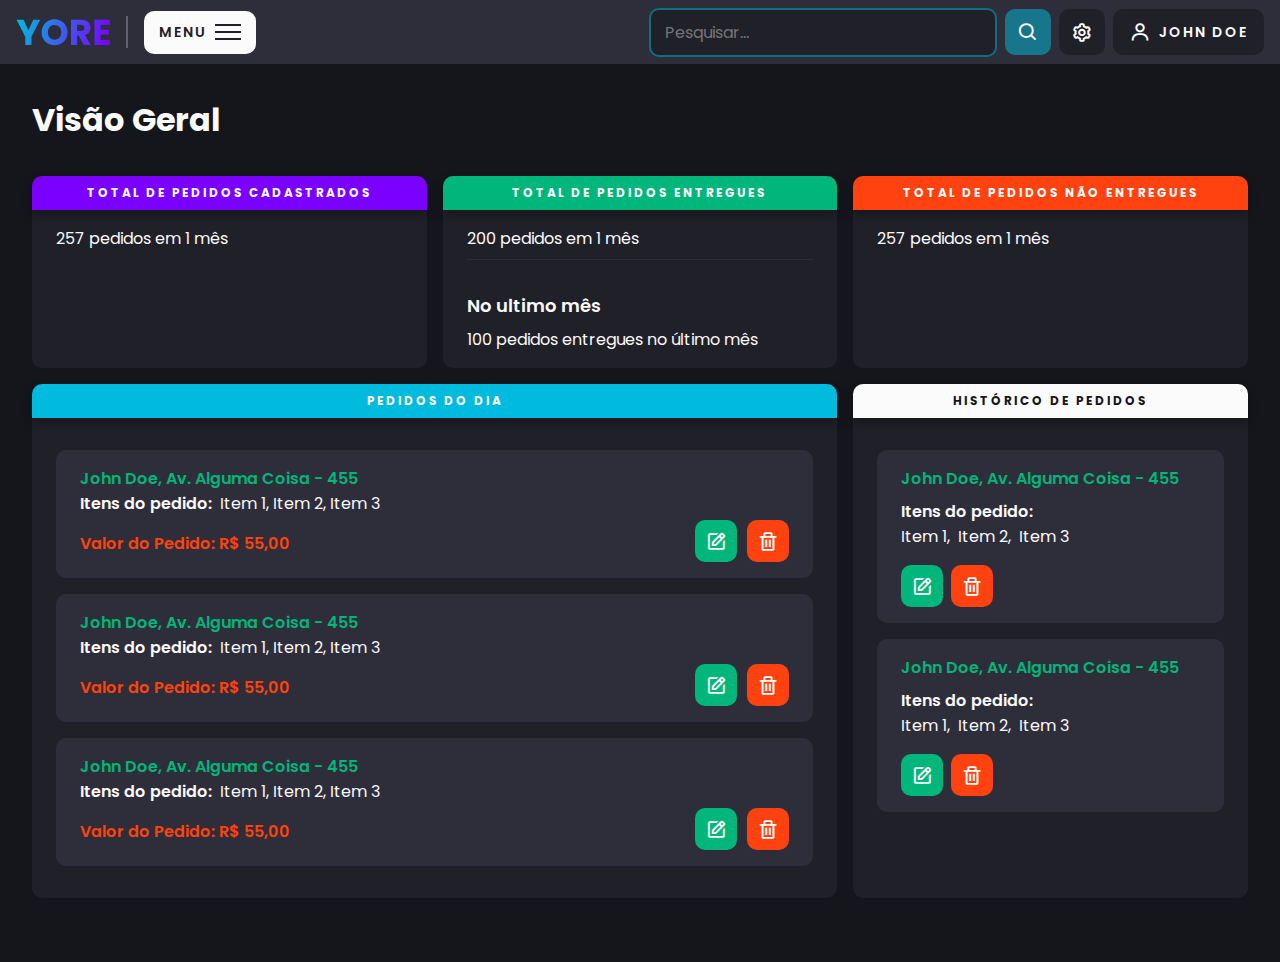
<file: index.html>
<!DOCTYPE html>
<html lang="en">

<head>
    <meta charset="UTF-8">
    <meta name="viewport" content="width=device-width, initial-scale=1.0">
    <link rel="stylesheet" href="./css/styles.css">
    <title>YORE - Área de controle</title>
</head>

<body>
    <main class="main" id="screen">
        <section class="navigation">
            <nav class="navbar">
                <div class="navbar-brand">
                    <div class="logo"><img src="/src/assets/YORE.svg" alt=""></div>
                    <div class="divider"></div>
                    <div class="navbar-toggle" onclick="openNav()">
                        <span>Menu</span>
                        <div class="toggle">
                            <div></div>
                            <div></div>
                            <div></div>
                        </div>
                    </div>
                </div>
                <div class="menu">
                    <div class="menu-options">
                        <form class="form" action="">
                            <input class="input" type="text" placeholder="Pesquisar...">
                            <a class="btn btn-search" href="#"><i class='bx bx-search'></i></a>
                        </form>
                        <div class="options">
                            <a class="btn btn-cog" href="#"><i class='bx bx-cog'></i></a>
                            <a class="btn btn-user" href="#">
                                <i class='bx bx-user'></i>
                                <span class="username">John Doe</span>
                            </a>
                        </div>
                    </div>
                    <div id="openSidenav" class="sidenav">
                        <a href="javascript:void(0)" class="btn-close" onclick="closeNav()">
                            <span>Fechar</span>
                            <i class='bx bx-plus'></i>
                        </a>
                        <div class="menu-toggler">
                            <a href="/index.html"><i class='bx bx-home'></i>Início</a>
                            <a href="/register-orders.html"><i class='bx bx-package'></i>Cadastrar Pedidos</a>
                            <a href="/orders-area.html"><i class='bx bx-cart-alt'></i>Area dos Pedidos</a>
                            <a href="#"><i class='bx bx-cog'></i>Configurações</a>
                            <a href="/signin.html"><i class='bx bx-log-out-circle'></i>Sair</a>
                        </div>
                    </div>
                </div>
            </nav>
        </section>
        <section class="panel">
            <div class="panel-title">
                <h1 class="title">Visão Geral</h1>
            </div>
            <div class="panel-cards">
                <div class="card card-1 bg-card">
                    <div class="card-header bg-purple">
                        <p class="card-title">Total de pedidos cadastrados</p>
                    </div>
                    <div class="card-body">
                        <p class="card-text">257 pedidos em 1 mês</p>
                    </div>
                    <div class="card-footer"></div>
                </div>
                <div class="card card-2 bg-card">
                    <div class="card-header bg-green">
                        <p class="card-title">Total de pedidos entregues</p>
                    </div>
                    <div class="card-body">
                        <p class="card-text">200 pedidos em 1 mês</p>
                        <div class="divider"></div>
                        <h5>No ultimo mês</h5>
                        <p class="card-text">100 pedidos entregues no último mês</p>
                    </div>
                    <div class="card-footer"></div>
                </div>
                <div class="card card-3 bg-card">
                    <div class="card-header bg-red">
                        <p class="card-title">Total de pedidos não entregues</p>
                    </div>
                    <div class="card-body">
                        <p class="card-text">257 pedidos em 1 mês</p>
                    </div>
                    <div class="card-footer"></div>
                </div>
                <div class="card card-4 bg-card">
                    <div class="card-header bg-blue">
                        <p class="card-title">Pedidos do dia</p>
                    </div>
                    <div class="card-body">
                        <ul class="requests">
                            <li class="request-item">
                                <p class="item-name">John Doe, Av. Alguma Coisa - 455</p>
                                <ul class="item-info">
                                    <p>Itens do pedido:</p>
                                    <li>Item 1,</li>
                                    <li>Item 2,</li>
                                    <li>Item 3</li>
                                </ul>
                                <div class="item-option">
                                    <p class="item-price">Valor do Pedido: R$ 55,00</p>
                                    <div class="options">
                                        <a class="btn-edit bg-green" href="#"><i class='bx bx-edit'></i></a>
                                        <a class="btn-trash bg-red" href="#"><i class='bx bx-trash'></i></a>
                                    </div>
                                </div>
                            </li>
                        </ul>
                        <ul class="requests">
                            <li class="request-item">
                                <p class="item-name">John Doe, Av. Alguma Coisa - 455</p>
                                <ul class="item-info">
                                    <p>Itens do pedido:</p>
                                    <li>Item 1,</li>
                                    <li>Item 2,</li>
                                    <li>Item 3</li>
                                </ul>
                                <div class="item-option">
                                    <p class="item-price">Valor do Pedido: R$ 55,00</p>
                                    <div class="options">
                                        <a class="btn-edit bg-green" href="#"><i class='bx bx-edit'></i></a>
                                        <a class="btn-trash bg-red" href="#"><i class='bx bx-trash'></i></a>
                                    </div>
                                </div>
                            </li>
                        </ul>
                        <ul class="requests">
                            <li class="request-item">
                                <p class="item-name">John Doe, Av. Alguma Coisa - 455</p>
                                <ul class="item-info">
                                    <p>Itens do pedido:</p>
                                    <li>Item 1,</li>
                                    <li>Item 2,</li>
                                    <li>Item 3</li>
                                </ul>
                                <div class="item-option">
                                    <p class="item-price">Valor do Pedido: R$ 55,00</p>
                                    <div class="options">
                                        <a class="btn-edit bg-green" href="#"><i class='bx bx-edit'></i></a>
                                        <a class="btn-trash bg-red" href="#"><i class='bx bx-trash'></i></a>
                                    </div>
                                </div>
                            </li>
                        </ul>
                    </div>
                    <div class="card-footer"></div>
                </div>
                <div class="card card-5 bg-card">
                    <div class="card-header bg-light">
                        <p class="card-title">Histórico de Pedidos</p>
                    </div>
                    <div class="card-body">
                        <ul class="historic-requests">
                            <li class="historic-request-item">
                                <p class="item-name">John Doe, Av. Alguma Coisa - 455</p>
                                <ul class="item-info">
                                    <p>Itens do pedido:</p>
                                    <div class="item">
                                        <li>Item 1,</li>
                                        <li>Item 2,</li>
                                        <li>Item 3</li>
                                    </div>
                                </ul>
                                <div class="historic-item-option">
                                    <div class="options">
                                        <a class="btn-edit bg-green" href="#"><i class='bx bx-edit'></i></a>
                                        <a class="btn-trash bg-red" href="#"><i class='bx bx-trash'></i></a>
                                    </div>
                                </div>
                            </li>
                        </ul>
                        <ul class="historic-requests">
                            <li class="historic-request-item">
                                <p class="item-name">John Doe, Av. Alguma Coisa - 455</p>
                                <ul class="item-info">
                                    <p>Itens do pedido:</p>
                                    <div class="item">
                                        <li>Item 1,</li>
                                        <li>Item 2,</li>
                                        <li>Item 3</li>
                                    </div>
                                </ul>
                                <div class="historic-item-option">
                                    <div class="options">
                                        <a class="btn-edit bg-green" href="#"><i class='bx bx-edit'></i></a>
                                        <a class="btn-trash bg-red" href="#"><i class='bx bx-trash'></i></a>
                                    </div>
                                </div>
                            </li>
                        </ul>
                    </div>
                    <div class="card-footer"></div>
                </div>
            </div>
        </section>
    </main>
</body>
<script src="/js/sidenav.js"></script>

</html>
</file>
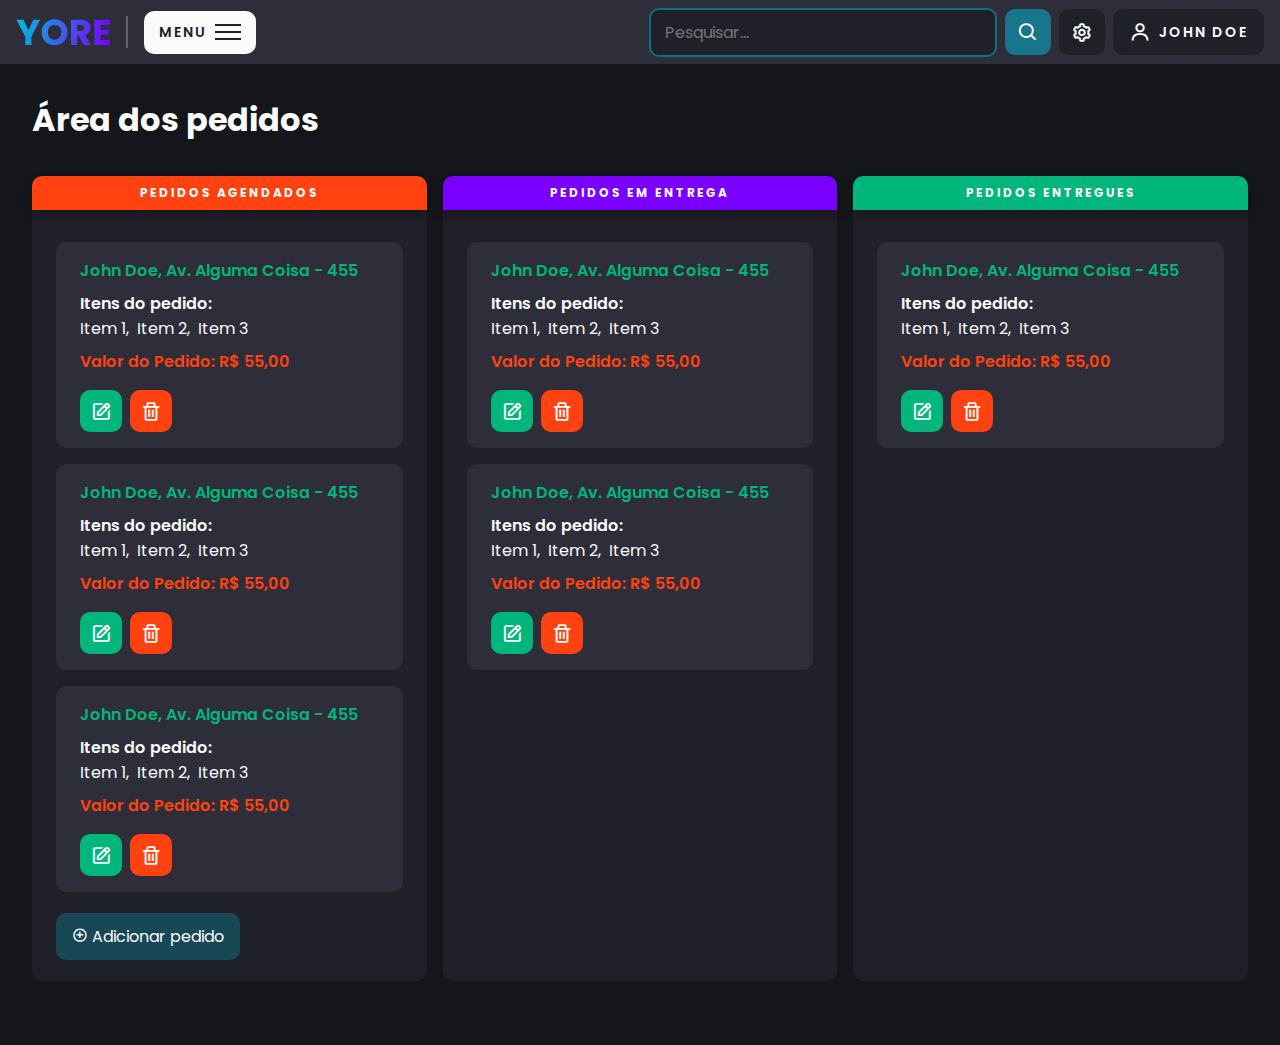
<file: orders-area.html>
<!DOCTYPE html>
<html lang="en">

<head>
    <meta charset="UTF-8">
    <meta name="viewport" content="width=device-width, initial-scale=1.0">
    <link rel="stylesheet" href="./css/styles.css">
    <title>YORE - Controle de pedidos</title>
</head>

<body>
    <main class="main" id="screen">
        <section class="navigation">
            <nav class="navbar">
                <div class="navbar-brand">
                    <div class="logo"><img src="/src/assets/YORE.svg" alt=""></div>
                    <div class="divider"></div>
                    <div class="navbar-toggle" onclick="openNav()">
                        <span>Menu</span>
                        <div class="toggle">
                            <div></div>
                            <div></div>
                            <div></div>
                        </div>
                    </div>
                </div>
                <div class="menu">
                    <div class="menu-options">
                        <form class="form" action="">
                            <input class="input" type="text" placeholder="Pesquisar...">
                            <a class="btn btn-search" href="#"><i class='bx bx-search'></i></a>
                        </form>
                        <div class="options">
                            <a class="btn btn-cog" href="#"><i class='bx bx-cog'></i></a>
                            <a class="btn btn-user" href="#">
                                <i class='bx bx-user'></i>
                                <span class="username">John Doe</span>
                            </a>
                        </div>
                    </div>
                    <div id="openSidenav" class="sidenav">
                        <a href="javascript:void(0)" class="btn-close" onclick="closeNav()">
                            <span>Fechar</span>
                            <i class='bx bx-plus'></i>
                        </a>
                        <div class="menu-toggler">
                            <a href="/index.html"><i class='bx bx-home'></i>Início</a>
                            <a href="/register-orders.html"><i class='bx bx-package'></i>Cadastrar Pedidos</a>
                            <a href="/orders-area.html"><i class='bx bx-cart-alt'></i>Area dos Pedidos</a>
                            <a href="#"><i class='bx bx-cog'></i>Configurações</a>
                            <a href="/signin.html"><i class='bx bx-log-out-circle'></i>Sair</a>
                        </div>
                    </div>
                </div>
            </nav>
        </section>
        <section class="panel">
            <div class="panel-title">
                <h1 class="title">Área dos pedidos</h1>
            </div>
            <div class="task-panel-cards">
                <div class="card bg-card">
                    <div class="card-header bg-red">
                        <p class="card-title">Pedidos agendados</p>
                    </div>
                    <div class="card-body">
                        <ul class="historic-requests">
                            <li class="historic-request-item">
                                <p class="item-name">John Doe, Av. Alguma Coisa - 455</p>
                                <ul class="item-info task-info">
                                    <p>Itens do pedido:</p>
                                    <div class="item">
                                        <li>Item 1,</li>
                                        <li>Item 2,</li>
                                        <li>Item 3</li>
                                    </div>
                                    <p class="item-price">Valor do Pedido: R$ 55,00</p>
                                </ul>
                                <div class="historic-item-option">
                                    <div class="options">
                                        <a class="btn-edit bg-green" href="#"><i class='bx bx-edit'></i></a>
                                        <a class="btn-trash bg-red" href="#"><i class='bx bx-trash'></i></a>
                                    </div>
                                </div>
                            </li>
                        </ul>
                        <ul class="historic-requests">
                            <li class="historic-request-item">
                                <p class="item-name">John Doe, Av. Alguma Coisa - 455</p>
                                <ul class="item-info task-info">
                                    <p>Itens do pedido:</p>
                                    <div class="item">
                                        <li>Item 1,</li>
                                        <li>Item 2,</li>
                                        <li>Item 3</li>
                                    </div>
                                    <p class="item-price">Valor do Pedido: R$ 55,00</p>
                                </ul>
                                <div class="historic-item-option">
                                    <div class="options">
                                        <a class="btn-edit bg-green" href="#"><i class='bx bx-edit'></i></a>
                                        <a class="btn-trash bg-red" href="#"><i class='bx bx-trash'></i></a>
                                    </div>
                                </div>
                            </li>
                        </ul>
                        <ul class="historic-requests">
                            <li class="historic-request-item">
                                <p class="item-name">John Doe, Av. Alguma Coisa - 455</p>
                                <ul class="item-info task-info">
                                    <p>Itens do pedido:</p>
                                    <div class="item">
                                        <li>Item 1,</li>
                                        <li>Item 2,</li>
                                        <li>Item 3</li>
                                    </div>
                                    <p class="item-price">Valor do Pedido: R$ 55,00</p>
                                </ul>
                                <div class="historic-item-option">
                                    <div class="options">
                                        <a class="btn-edit bg-green" href="#"><i class='bx bx-edit'></i></a>
                                        <a class="btn-trash bg-red" href="#"><i class='bx bx-trash'></i></a>
                                    </div>
                                </div>
                            </li>
                        </ul>
                        <div class="action">
                            <a href="#" class="btn-add-pedido">
                                <i class='bx bx-plus-circle'></i> <span>Adicionar pedido</span>
                            </a>
                        </div>
                    </div>
                </div>
                <div class="card bg-card">
                    <div class="card-header bg-purple">
                        <p class="card-title">Pedidos em entrega</p>
                    </div>
                    <div class="card-body">
                        <ul class="historic-requests">
                            <li class="historic-request-item">
                                <p class="item-name">John Doe, Av. Alguma Coisa - 455</p>
                                <ul class="item-info task-info">
                                    <p>Itens do pedido:</p>
                                    <div class="item">
                                        <li>Item 1,</li>
                                        <li>Item 2,</li>
                                        <li>Item 3</li>
                                    </div>
                                    <p class="item-price">Valor do Pedido: R$ 55,00</p>
                                </ul>
                                <div class="historic-item-option">
                                    <div class="options">
                                        <a class="btn-edit bg-green" href="#"><i class='bx bx-edit'></i></a>
                                        <a class="btn-trash bg-red" href="#"><i class='bx bx-trash'></i></a>
                                    </div>
                                </div>
                            </li>
                        </ul>
                        <ul class="historic-requests">
                            <li class="historic-request-item">
                                <p class="item-name">John Doe, Av. Alguma Coisa - 455</p>
                                <ul class="item-info task-info">
                                    <p>Itens do pedido:</p>
                                    <div class="item">
                                        <li>Item 1,</li>
                                        <li>Item 2,</li>
                                        <li>Item 3</li>
                                    </div>
                                    <p class="item-price">Valor do Pedido: R$ 55,00</p>
                                </ul>
                                <div class="historic-item-option">
                                    <div class="options">
                                        <a class="btn-edit bg-green" href="#"><i class='bx bx-edit'></i></a>
                                        <a class="btn-trash bg-red" href="#"><i class='bx bx-trash'></i></a>
                                    </div>
                                </div>
                            </li>
                        </ul>
                    </div>
                </div>
                <div class="card bg-card">
                    <div class="card-header bg-green">
                        <p class="card-title">Pedidos entregues</p>
                    </div>
                    <div class="card-body">
                        <ul class="historic-requests">
                            <li class="historic-request-item">
                                <p class="item-name">John Doe, Av. Alguma Coisa - 455</p>
                                <ul class="item-info task-info">
                                    <p>Itens do pedido:</p>
                                    <div class="item">
                                        <li>Item 1,</li>
                                        <li>Item 2,</li>
                                        <li>Item 3</li>
                                    </div>
                                    <p class="item-price">Valor do Pedido: R$ 55,00</p>
                                </ul>
                                <div class="historic-item-option">
                                    <div class="options">
                                        <a class="btn-edit bg-green" href="#"><i class='bx bx-edit'></i></a>
                                        <a class="btn-trash bg-red" href="#"><i class='bx bx-trash'></i></a>
                                    </div>
                                </div>
                            </li>
                        </ul>
                    </div>
                </div>
            </div>
        </section>
    </main>
</body>
<script src="/js/sidenav.js"></script>

</html>
</file>
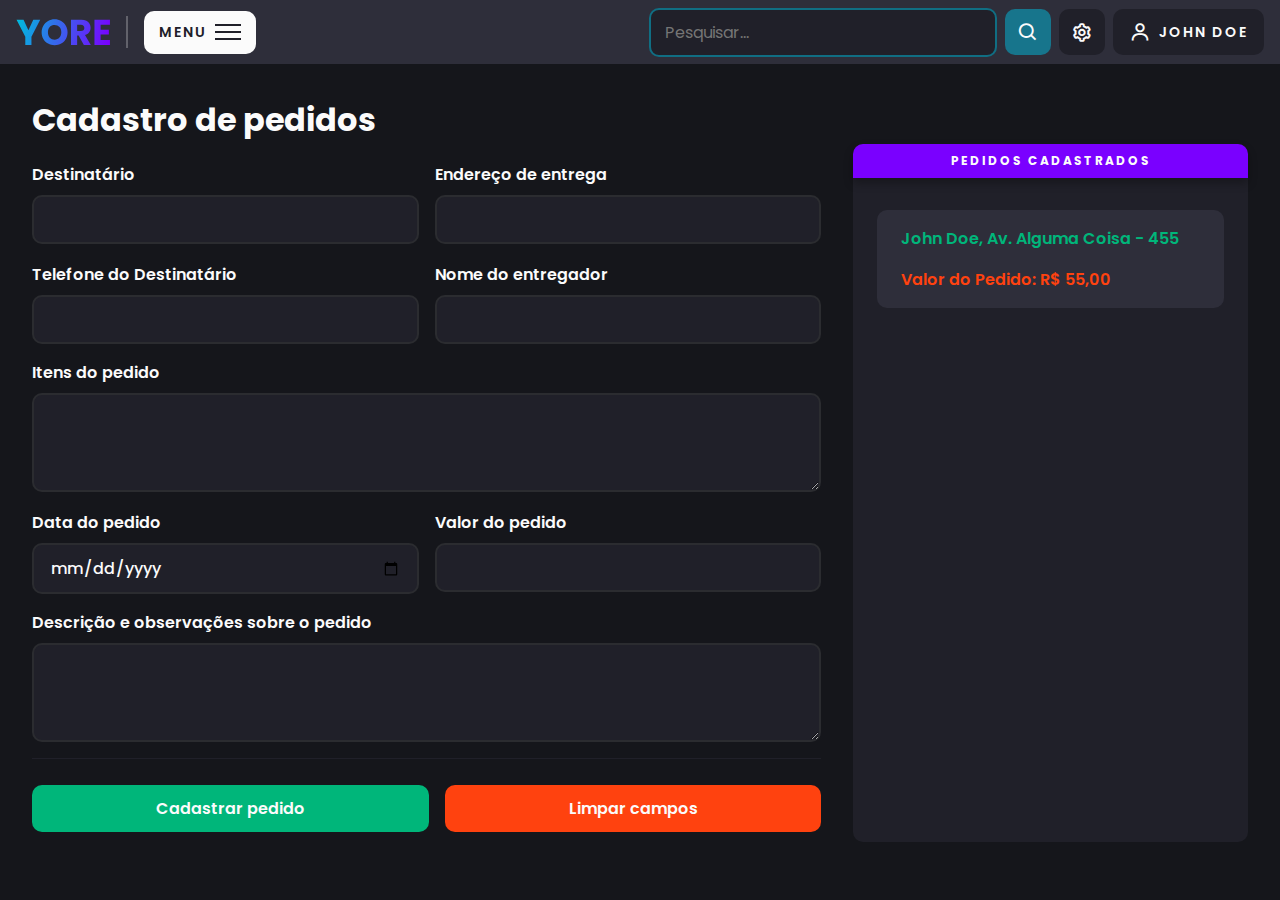
<file: register-orders.html>
<!DOCTYPE html>
<html lang="en">

<head>
    <meta charset="UTF-8">
    <meta name="viewport" content="width=device-width, initial-scale=1.0">
    <link rel="stylesheet" href="./css/styles.css">
    <title>YORE - Cadastrar pedidos</title>
</head>

<body>
    <main class="main" id="screen">
        <section class="navigation">
            <nav class="navbar">
                <div class="navbar-brand">
                    <div class="logo"><img src="/src/assets/YORE.svg" alt=""></div>
                    <div class="divider"></div>
                    <div class="navbar-toggle" onclick="openNav()">
                        <span>Menu</span>
                        <div class="toggle">
                            <div></div>
                            <div></div>
                            <div></div>
                        </div>
                    </div>
                </div>
                <div class="menu">
                    <div class="menu-options">
                        <form class="form" action="">
                            <input class="input" type="text" placeholder="Pesquisar...">
                            <a class="btn btn-search" href="#"><i class='bx bx-search'></i></a>
                        </form>
                        <div class="options">
                            <a class="btn btn-cog" href="#"><i class='bx bx-cog'></i></a>
                            <a class="btn btn-user" href="#">
                                <i class='bx bx-user'></i>
                                <span class="username">John Doe</span>
                            </a>
                        </div>
                    </div>
                    <div id="openSidenav" class="sidenav">
                        <a href="javascript:void(0)" class="btn-close" onclick="closeNav()">
                            <span>Fechar</span>
                            <i class='bx bx-plus'></i>
                        </a>
                        <div class="menu-toggler">
                            <a href="/index.html"><i class='bx bx-home'></i>Início</a>
                            <a href="/register-orders.html"><i class='bx bx-package'></i>Cadastrar Pedidos</a>
                            <a href="/orders-area.html"><i class='bx bx-cart-alt'></i>Area dos Pedidos</a>
                            <a href="#"><i class='bx bx-cog'></i>Configurações</a>
                            <a href="/signin.html"><i class='bx bx-log-out-circle'></i>Sair</a>
                        </div>
                    </div>
                </div>
            </nav>
        </section>
        <section class="register-orders">
            <div class="panel-title">
                <h1 class="title">Cadastro de pedidos</h1>
            </div>
            <div class="register-form">
                <form action="" class="form">
                    <div class="rows">
                        <div class="forms">
                            <label class="label" for="">Destinatário</label>
                            <input class="input" type="text" name="" id="">
                        </div>
                        <div class="forms">
                            <label class="label" for="">Endereço de entrega</label>
                            <input class="input" type="text" name="" id="">
                        </div>
                    </div>
                    <div class="rows">
                        <div class="forms">
                            <label class="label" for="">Telefone do Destinatário</label>
                            <input class="input" type="tel" name="" id="">
                        </div>
                        <div class="forms">
                            <label class="label" for="">Nome do entregador</label>
                            <input class="input" type="text" name="" id="">
                        </div>
                    </div>
                    <div class="forms">
                        <div class="input-textarea">
                            <label class="label" for="">Itens do pedido</label>
                            <textarea class="textarea" name="" id="" rows="3"></textarea>
                        </div>
                    </div>
                    <div class="rows">
                        <div class="forms">
                            <label class="label" for="">Data do pedido</label>
                            <input class="input" type="date" name="" id="">
                        </div>
                        <div class="forms">
                            <label class="label" for="">Valor do pedido</label>
                            <input class="input" type="number" name="" id="">
                        </div>
                    </div>
                    <div class="forms">
                        <div class="input-textarea">
                            <label class="label" for="">Descrição e observações sobre o pedido</label>
                            <textarea class="textarea" name="" id="" rows="3"></textarea>
                        </div>
                    </div>
                    <div class="divider">
                        <span></span>
                    </div>
                    <div class="register-forms-buttons">
                        <div class="buttons btn-block">
                            <button class="btn btn-done">Cadastrar pedido</button>
                            <button class="btn btn-clear">Limpar campos</button>
                        </div>
                    </div>
                </form>
                <div class="card bg-card">
                    <div class="card-header bg-purple">
                        <p class="card-title">Pedidos cadastrados</p>
                    </div>
                    <div class="card-body">
                        <ul class="historic-requests">
                            <li class="historic-request-item">
                                <p class="item-name">John Doe, Av. Alguma Coisa - 455</p>
                                <ul class="item-info task-info">
                                    <p class="item-price">Valor do Pedido: R$ 55,00</p>
                                </ul>
                            </li>
                        </ul>
                    </div>
                </div>
            </div>
        </section>
    </main>
</body>
<script src="/js/sidenav.js"></script>

</html>
</file>
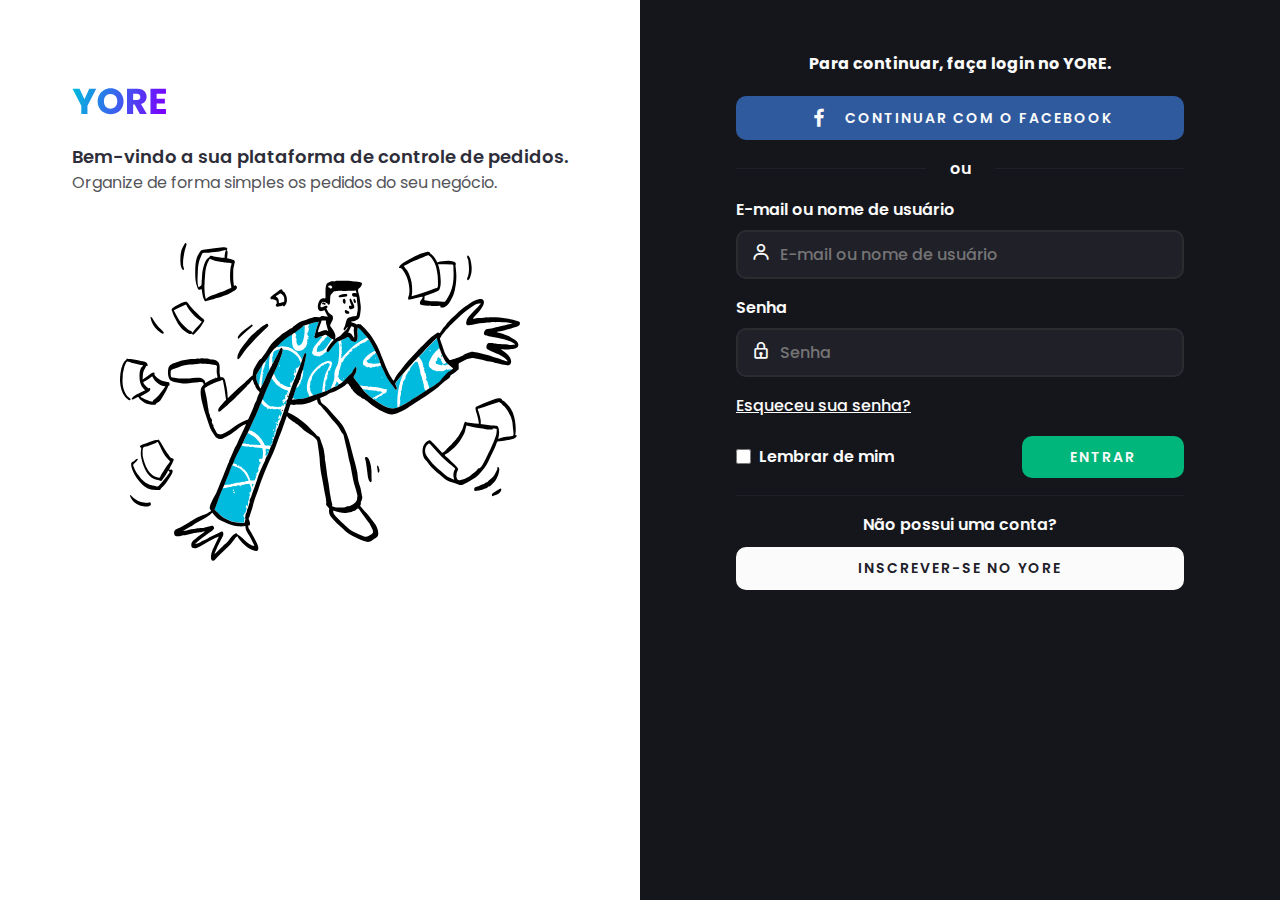
<file: signin.html>
<!DOCTYPE html>
<html lang="en">

<head>
    <meta charset="UTF-8">
    <meta name="viewport" content="width=device-width, initial-scale=1.0">
    <link rel="stylesheet" href="./css/styles.css">
    <title>Sign In</title>
</head>

<body>
    <section class="wrapper">
        <div class="content-cover">
            <div class="header-cover">
                <div class="logo">
                    <img src="/src/assets/YORE.svg" alt="">
                </div>
                <div class="brand">
                    <h1 class="title">Bem-vindo a sua plataforma de controle de pedidos.</h1>
                </div>
                <p class="subtitle">Organize de forma simples os pedidos do seu negócio.</p>
            </div>
            <div class="bg-login">
                <img src="/src/assets/login-bg.svg" alt="Imagem de fundo do login">
            </div>
        </div>
        <div class="content-form">
            <div class="media-register">
                <div class="media-btn btn-block">
                    <span class="title">Para continuar, faça login no YORE.</span>
                    <a class="btn btn-facebook" href="#"><i class='bx bxl-facebook'></i>Continuar com o Facebook</a>
                </div>
                <div class="divider-or">
                    <span></span>
                    <p>ou</p>
                    <span></span>
                </div>
            </div>
            <div class="form-control">
                <form action="" class="form">
                    <label for="">E-mail ou nome de usuário</label>
                    <div class="input-group">
                        <span class="input-group-icon">
                            <i class='bx bx-user'></i>
                        </span>
                        <input class="input" type="text" placeholder="E-mail ou nome de usuário" name="usuário"
                            id="username">
                    </div>
                    <label for="">Senha</label>
                    <div class="input-group">
                        <span class="input-group-icon">
                            <i class='bx bx-lock'></i>
                        </span>
                        <input class="input" type="password" placeholder="Senha" name="senha" id="password">
                    </div>
                    <a href="#" class="forgot-link">Esqueceu sua senha?</a>
                    <div class="login-group">
                        <div class="remember-me">
                            <input class="check" type="checkbox" name="check" id="check">
                            <label class="label-check" for="check">Lembrar de mim</label>
                        </div>
                        <div class="buttons">
                            <a class="btn btn-login" href="/index.html">Entrar</a>
                        </div>
                    </div>
                </form>
            </div>
            <div class="divider">
                <span></span>
            </div>
            <div class="form-sign-link">
                <span class="legend">Não possui uma conta?</span>
                <div class="buttons btn-block">
                    <a class="btn btn-register" href="/signup.html">Inscrever-se no YORE</a>
                </div>
            </div>
        </div>
    </section>
</body>

</html>
</file>
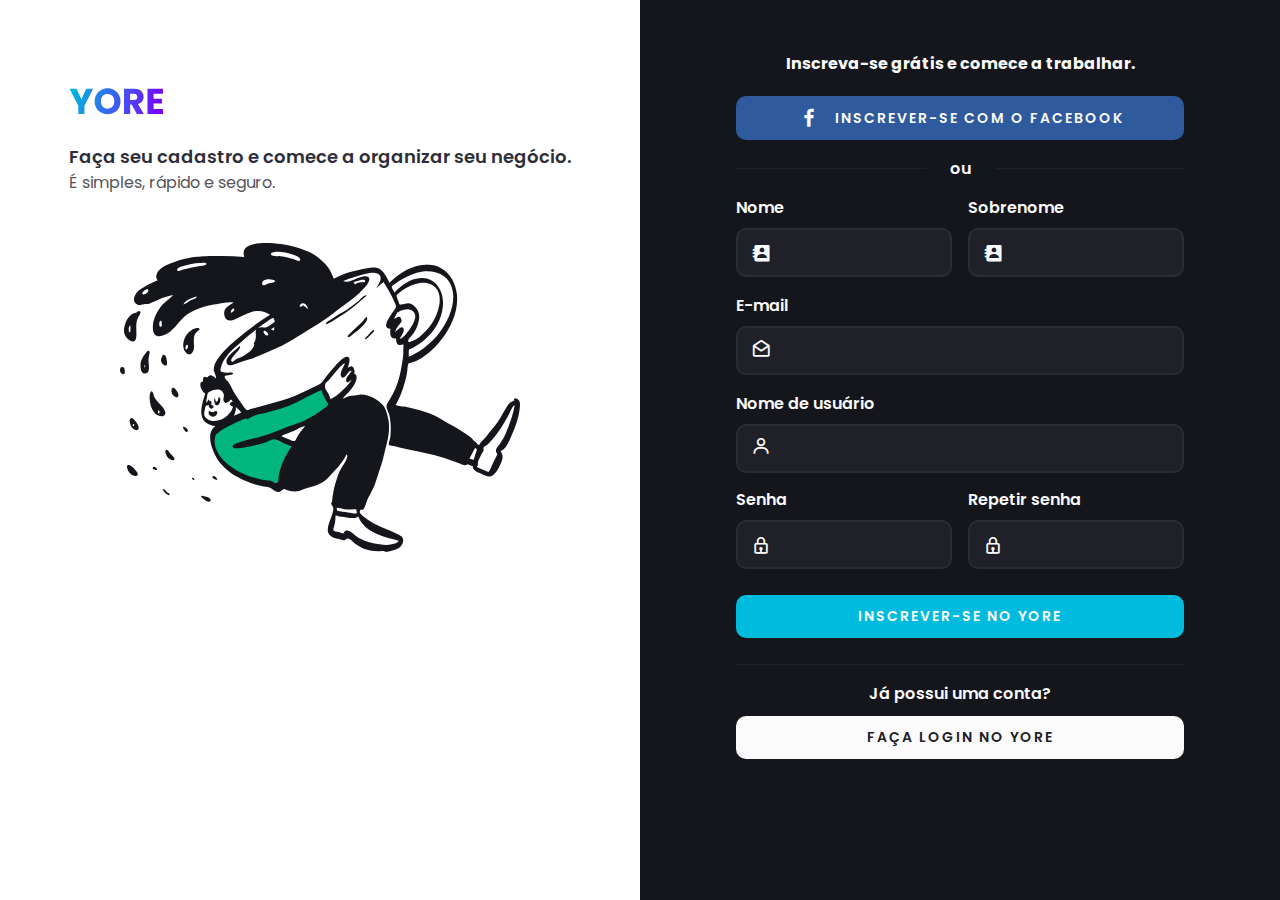
<file: signup.html>
<!DOCTYPE html>
<html lang="en">

<head>
    <meta charset="UTF-8">
    <meta name="viewport" content="width=device-width, initial-scale=1.0">
    <link rel="stylesheet" href="./css/styles.css">
    <title>Sign Up</title>
</head>

<body>
    <section class="wrapper">
        <div class="content-cover">
            <div class="header-cover">
                <div class="logo">
                    <img src="/src/assets/YORE.svg" alt="">
                </div>
                <div class="brand">
                    <h1 class="title">Faça seu cadastro e comece a organizar seu negócio.</h1>
                </div>
                <p class="subtitle">É simples, rápido e seguro.</p>
            </div>
            <div class="bg-login">
                <img src="/src/assets/register-bg.svg" alt="Background Image Login">
            </div>
        </div>
        <div class="content-form">
            <div class="media-register">
                <div class="media-btn btn-block">
                    <span class="title">Inscreva-se grátis e comece a trabalhar.</span>
                    <a class="btn btn-facebook" href="#"><i class='bx bxl-facebook'></i>Inscrever-se com o Facebook</a>
                </div>
                <div class="divider-or">
                    <span></span>
                    <p>ou</p>
                    <span></span>
                </div>
            </div>
            <div class="form-control">
                <form action="" class="form">
                    <div class="form-row">
                        <div class="forms">
                            <label class="label" for="">Nome</label>
                            <div class="form-group">
                                <span class="input-group-icon">
                                    <i class='bx bxs-contact'></i>
                                </span>
                                <input class="input" type="text" name="" id="">
                            </div>
                        </div>
                        <div class="forms">
                            <label for="">Sobrenome</label>
                            <div class="form-group">
                                <span class="input-group-icon">
                                    <i class='bx bxs-contact'></i>
                                </span>
                                <input class="input" type="text" name="" id="">
                            </div>
                        </div>  
                    </div>
                    <label for="">E-mail</label>
                    <div class="input-group">
                        <span class="input-group-icon">
                            <i class='bx bx-envelope-open'></i>
                        </span>
                        <input class="input" type="email" name="" id="">
                    </div>
                    <label for="">Nome de usuário</label>
                    <div class="input-group">
                        <span class="input-group-icon">
                            <i class='bx bx-user'></i>
                        </span>
                        <input class="input" type="text" name="" id="">
                    </div>
                    <div class="form-row">
                        <div class="forms">
                            <label for="">Senha</label>
                            <div class="form-group">
                                <span class="input-group-icon">
                                    <i class='bx bx-lock'></i>
                                </span>
                                <input class="input" type="password" name="" id="">
                            </div>
                        </div>
                        <div class="forms">
                            <label for="">Repetir senha</label>
                            <div class="form-group">
                                <span class="input-group-icon">
                                    <i class='bx bx-lock'></i>
                                </span>
                                <input class="input" type="password" name="" id="">
                            </div>
                        </div>  
                    </div>
                    <div class="form-sign-link">
                        <div class="buttons btn-block">
                            <a class="btn btn-signup" href="/signin.html">Inscrever-se no YORE</a>
                        </div>
                    </div>
                </form>
                <div class="divider">
                    <span></span>
                </div>
                <div class="form-sign-link">
                    <span class="legend">Já possui uma conta?</span>
                    <div class="buttons btn-block">
                        <a class="btn btn-register" href="/signin.html">Faça login no YORE</a>
                    </div>
                </div>
            </div>
        </div>
    </section>
</body>

</html>
</file>
<file: css/styles.css>
@import url('https://fonts.googleapis.com/css2?family=Poppins:wght@100;200;300;400;500;600;700;800;900&display=swap');
@import url("https://unpkg.com/boxicons@2.0.5/css/boxicons.min.css");
@import "/css/base.css";
@import "/css/navigation.css";
@import "/css/panel.css";
@import "/css/sidenav.css";
@import "/css/sign.css";
@import "/css/orders-area.css";
@import "/css/register-orders.css";
</file>
